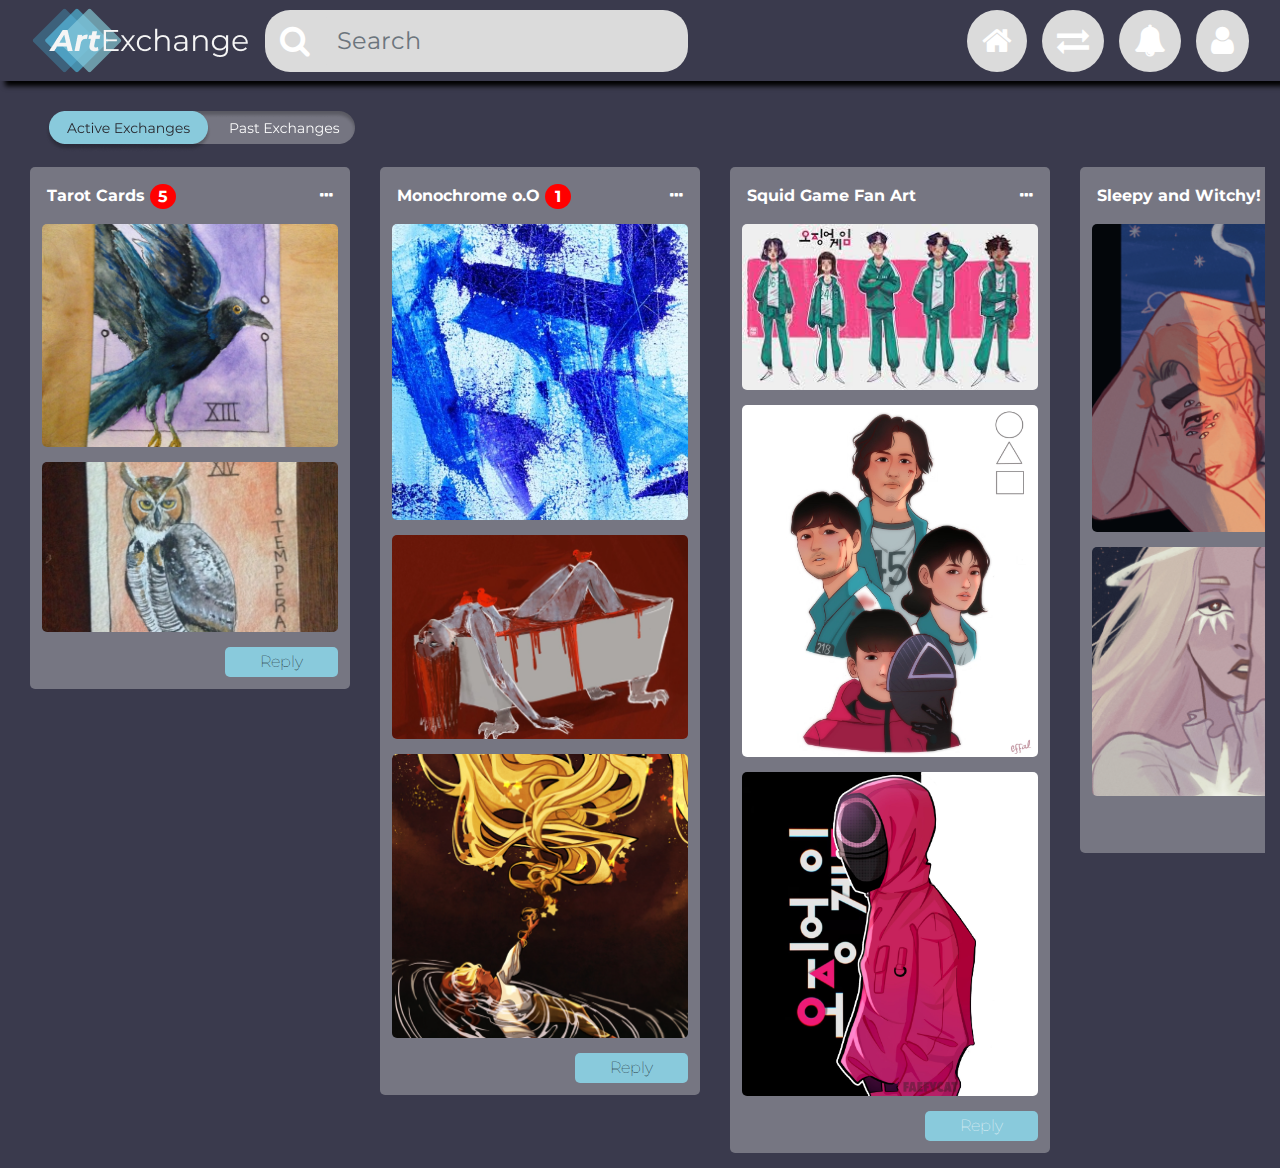
<file: index.html>
<!DOCTYPE html>
<html lang="en">
<head>
    <meta charset="UTF-8">
    <meta http-equiv="X-UA-Compatible" content="IE=edge">
    <meta name="viewport" content="width=device-width, initial-scale=1.0">
    <title>Home: Your Exchanges</title>
    <link rel="stylesheet" href="https://cdnjs.cloudflare.com/ajax/libs/font-awesome/4.7.0/css/font-awesome.min.css">
    <link rel="stylesheet" href="https://maxcdn.bootstrapcdn.com/bootstrap/4.0.0/css/bootstrap.min.css" integrity="sha384-Gn5384xqQ1aoWXA+058RXPxPg6fy4IWvTNh0E263XmFcJlSAwiGgFAW/dAiS6JXm" crossorigin="anonymous">
    <link rel="stylesheet" type="text/css" href="style.css">
    <link rel="stylesheet" type="text/css" href="home.css">

    <link rel="preconnect" href="https://fonts.googleapis.com">
    <link rel="preconnect" href="https://fonts.gstatic.com" crossorigin>
    <link href="https://fonts.googleapis.com/css2?family=Montserrat:display=swap" rel="stylesheet">

</head>

<body>
    <nav class="navbar navbar-expand-lg">
          <a class="navbar-brand" href="#">
            <a href="#" class="navbar-left"><img src="logo.png"></a>
          </a>
          <!-- <button class="navbar-toggler" type="button" data-bs-toggle="collapse" data-bs-target="#navbarSupportedContent" aria-controls="navbarSupportedContent" aria-expanded="false" aria-label="Toggle navigation">
            <span class="navbar-toggler-icon"></span>
          </button> -->
          <form class="form-inline my-2 my-lg-0 searchbar" style="margin-left:15px">
            <i class="fa fa-search"></i>
            <input class="form-control mr-sm-2 inputting" type="search" placeholder="Search">
            <!-- <button class="btn btn-outline-success my-2 my-sm-0" type="submit">Search</button> -->
          </form>
          <ul class="nav navbar-nav ml-auto">
            <li><a href="index.html"><i class="fa fa-home icon"></i></a></li>
            <li><a href="groups.html"><i class="fa fa-exchange icon"></i></a></li>
            <li><i class="fa fa-bell icon"></i></li>
            <li><a href="profile.html"><i class="fa fa-user icon"></i></a></li>
          </ul>
      </nav>
    <div id=body-container>
        <div>
            <img id="toggle-active" class="toggle" src="images/toggle_active.png" alt="active exchanges">
        </div>
          <div id=all-exchanges class=row>
              <div id="group-tarot" class="exchange">
                  <div class="group-head">
                    <span class="title">Tarot Cards</span>
                    <span class="new-messages"><span>5</span></span>
                    <span class="right"> <i class="fa fa-ellipsis-h" aria-hidden="true"></i></span>
                  </div>
                  <div><img class="img-preview" src="images/raven-tarot.png" alt="death tarot card with a raven on it"></div>
                  <div><img class="img-preview" src="images/owl-tarot.png" alt="temperance tarot card with a owl on it"></div>
                  <div id="button-container">
                    <button class="reply-button right" type="button">Reply</button>
                 </div>
              </div>

              <div id="group-monochrome" class="exchange">
                <div class="group-head">
                    <span class="title">Monochrome o.O</span>
                    <span class="new-messages"><span>1</span></span>
                    <span class="right"> <i class="fa fa-ellipsis-h" aria-hidden="true"></i></span>
                  </div>
                  <div><img class="img-preview" src="images/newblue.jpg" alt="blue umbrella man"></div>
                  <div><img class="img-preview" src="images/red-girl.png" alt="red bloody girl"></div>
                  <div><img class="img-preview" src="images/yellow-man.png" alt="yellow person"></div>
                  <div id="button-container">
                    <button onclick="location.href='message.html'" class="reply-button right" type="button">Reply</button>
                 </div>
              </div>

              <div id="group-squid" class="exchange">
                <div class="group-head">
                    <span class="title">Squid Game Fan Art</span>
                    <!-- No new messages: <span class="new-messages"><span>1</span></span> --> 
                    <span class="right"> <i class="fa fa-ellipsis-h" aria-hidden="true"></i></span>
                  </div>
                  <div><img class="img-preview" src="images/squid1.jpeg" alt="squid game fan art"></div>
                  <div><img class="img-preview" src="images/squid2.jpeg" alt="squid game fan art"></div>
                  <div><img class="img-preview" src="images/squid3.jpeg" alt="squid game fan art"></div>
                  <div id="button-container">
                    <a class="reply-button right" type="button">Reply</a>
                 </div>
              </div>

              <div id="group-sleep" class="exchange">
                    <div class="group-head">
                      <span class="title">Sleepy and Witchy!</span>
                      <span class="new-messages"><span>3</span></span>
                      <span class="right"> <i class="fa fa-ellipsis-h" aria-hidden="true"></i></span>
                    </div>
                    <div><img class="img-preview" src="images/sleep1.png" alt="boy sleeping"></div>
                    <div><img class="img-preview" src="images/sleep2.png" alt="night time goddess"></div>
                    <div id="button-container">
                      <button class="reply-button right" type="button">Reply</button>
                   </div>

                   
              </div>
              <div id="group-tarot2" class="exchange">
                    <div class="group-head">
                      <span class="title">Tarot Cards</span>
                      <span class="new-messages"><span>5</span></span>
                      <span class="right"> <i class="fa fa-ellipsis-h" aria-hidden="true"></i></span>
                    </div>
                    <div><img class="img-preview" src="images/raven-tarot.png" alt="death tarot card with a raven on it"></div>
                    <div><img class="img-preview" src="images/owl-tarot.png" alt="temperance tarot card with a owl on it"></div>
                    <div id="button-container">
                      <button class="reply-button right" type="button">Reply</button>
                   </div>

              </div>
            
            </div>
    </div>
      
      

    
    <!-- <div class="d-flex flex-row flex-nowrap overflow-auto scrolling">
        <div class="card card-block mx-2">
            <div class="card bg-dark text-white">
                <img class="card-img backgroundImg" src="squidgame.jpeg" alt="Card image">
                <div class="card-img-overlay">
                    <div class="card-title"><h4>Squid Game Fan Art</h4></div>
                    <div class="card-body">
                        <h5 class="card-text">12 Members</h5>
                        <p class="card-text">Place to exchange fan art from the hit South Korean drama Squid Game.</p>
                    </div>
                </div>
            </div>
        </div><div class="card card-block mx-2">
            <div class="card bg-dark text-white">
                <img class="card-img backgroundImg" src="squidgame.jpeg" alt="Card image">
                <div class="card-img-overlay">
                    <div class="card-title"><h4>Squid Game Fan Art</h4></div>
                    <div class="card-body">
                        <h5 class="card-text">12 Members</h5>
                        <p class="card-text">Place to exchange fan art from the hit South Korean drama Squid Game.</p>
                    </div>
                </div>
            </div>
        </div>
        <div class="card card-block mx-2">
            <div class="card bg-dark text-white">
                <img class="card-img backgroundImg" src="squidgame.jpeg" alt="Card image">
                <div class="card-img-overlay">
                    <div class="card-title"><h4>Squid Game Fan Art</h4></div>
                    <div class="card-body">
                        <h5 class="card-text">12 Members</h5>
                        <p class="card-text">Place to exchange fan art from the hit South Korean drama Squid Game.</p>
                    </div>
                </div>
            </div>
        </div>
        <div class="card card-block mx-2">
            <div class="card bg-dark text-white">
                <img class="card-img backgroundImg" src="squidgame.jpeg" alt="Card image">
                <div class="card-img-overlay">
                    <div class="card-title"><h4>Squid Game Fan Art</h4></div>
                    <div class="card-body">
                        <h5 class="card-text">12 Members</h5>
                        <p class="card-text">Place to exchange fan art from the hit South Korean drama Squid Game.</p>
                    </div>
                </div>
            </div>
        </div>
        <div class="card card-block mx-2">
            <div class="card bg-dark text-white">
                <img class="card-img backgroundImg" src="squidgame.jpeg" alt="Card image">
                <div class="card-img-overlay">
                    <div class="card-title"><h4>Squid Game Fan Art</h4></div>
                    <div class="card-body">
                        <h5 class="card-text">12 Members</h5>
                        <p class="card-text">Place to exchange fan art from the hit South Korean drama Squid Game.</p>
                    </div>
                </div>
            </div>
        </div>
        <div class="card card-block mx-2">
            <div class="card bg-dark text-white">
                <img class="card-img backgroundImg" src="squidgame.jpeg" alt="Card image">
                <div class="card-img-overlay">
                    <div class="card-title"><h4>Squid Game Fan Art</h4></div>
                    <div class="card-body">
                        <h5 class="card-text">12 Members</h5>
                        <p class="card-text">Place to exchange fan art from the hit South Korean drama Squid Game.</p>
                    </div>
                </div>
            </div>
        </div>
    </div> -->
    <script src="https://code.jquery.com/jquery-3.2.1.slim.min.js" integrity="sha384-KJ3o2DKtIkvYIK3UENzmM7KCkRr/rE9/Qpg6aAZGJwFDMVNA/GpGFF93hXpG5KkN" crossorigin="anonymous"></script>
    <script src="https://cdnjs.cloudflare.com/ajax/libs/popper.js/1.12.9/umd/popper.min.js" integrity="sha384-ApNbgh9B+Y1QKtv3Rn7W3mgPxhU9K/ScQsAP7hUibX39j7fakFPskvXusvfa0b4Q" crossorigin="anonymous"></script>
    <script src="https://maxcdn.bootstrapcdn.com/bootstrap/4.0.0/js/bootstrap.min.js" integrity="sha384-JZR6Spejh4U02d8jOt6vLEHfe/JQGiRRSQQxSfFWpi1MquVdAyjUar5+76PVCmYl" crossorigin="anonymous"></script>
</body>
</html>
</file>
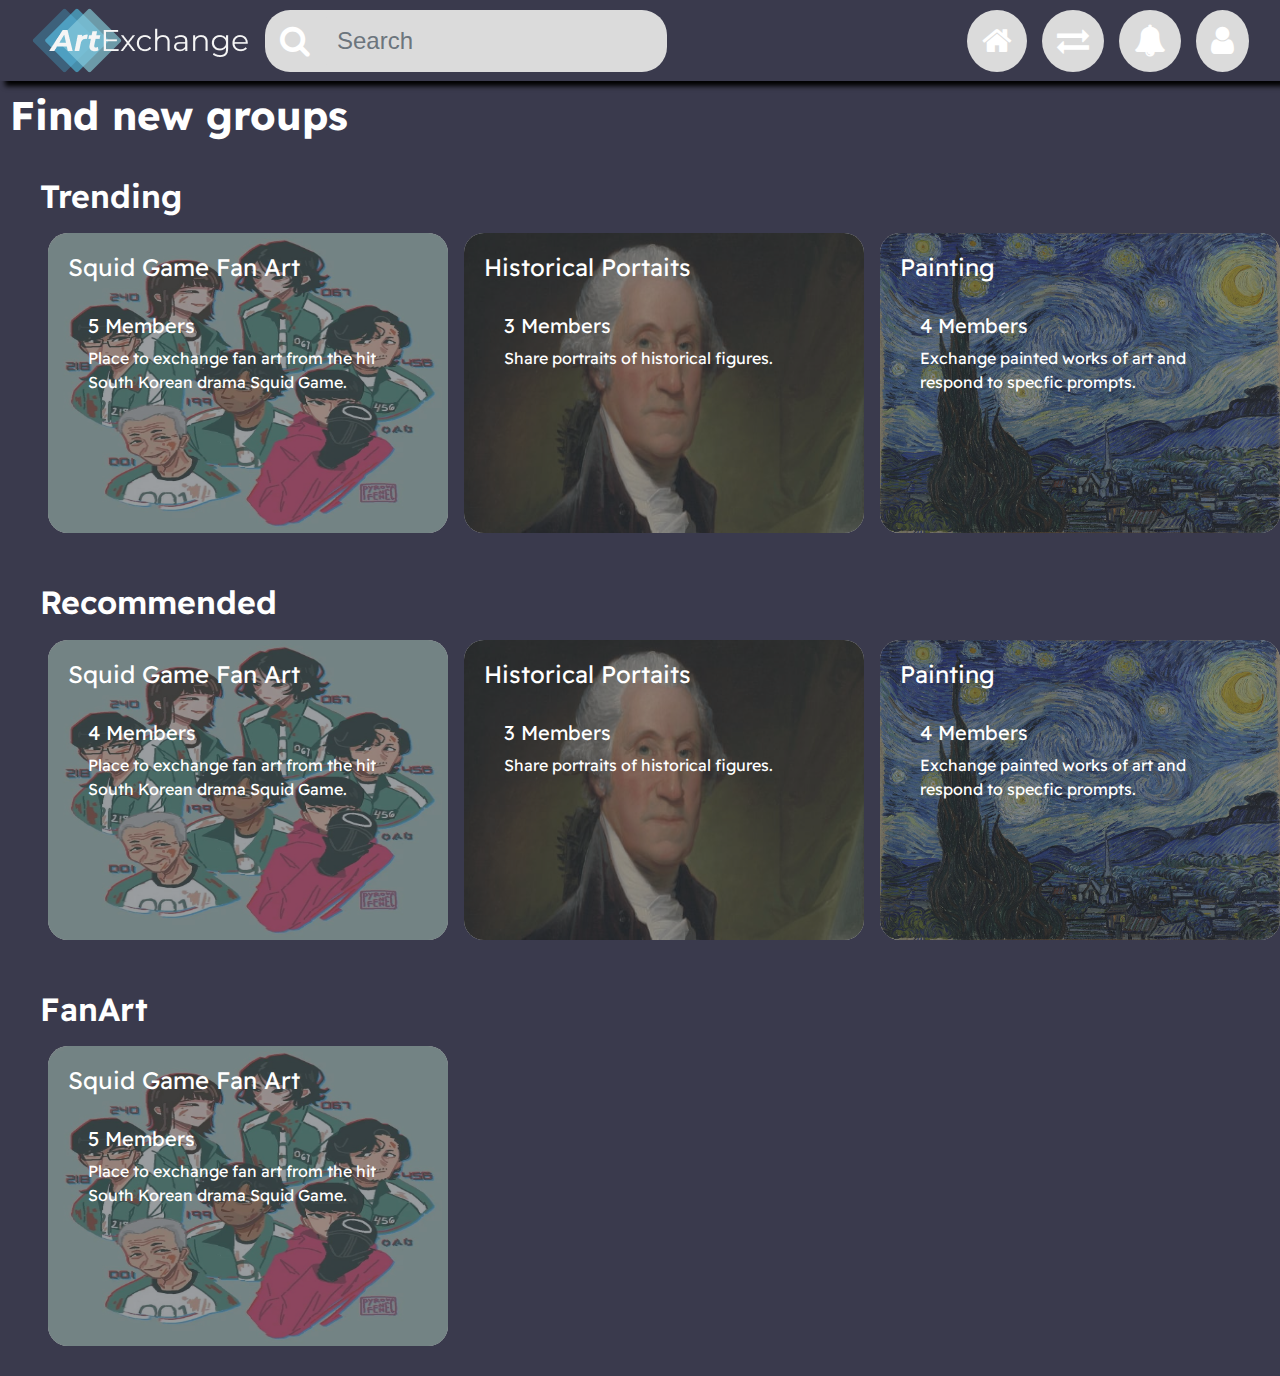
<file: groups.html>
<!DOCTYPE html>
<html lang="en">
<head>
    <meta charset="UTF-8">
    <meta http-equiv="X-UA-Compatible" content="IE=edge">
    <meta name="viewport" content="width=device-width, initial-scale=1.0">
    <title>Groups</title>
    <link rel="stylesheet" href="https://cdnjs.cloudflare.com/ajax/libs/font-awesome/4.7.0/css/font-awesome.min.css">
    <link rel="stylesheet" href="https://maxcdn.bootstrapcdn.com/bootstrap/4.0.0/css/bootstrap.min.css" integrity="sha384-Gn5384xqQ1aoWXA+058RXPxPg6fy4IWvTNh0E263XmFcJlSAwiGgFAW/dAiS6JXm" crossorigin="anonymous">
    <link rel="stylesheet" type="text/css" href="style.css">
</head>
<body>
    <nav class="navbar navbar-expand-lg">
        <a class="navbar-brand" href="#">
          <a href="#" class="navbar-left"><img src="logo.png"></a>
        </a>
        <!-- <button class="navbar-toggler" type="button" data-bs-toggle="collapse" data-bs-target="#navbarSupportedContent" aria-controls="navbarSupportedContent" aria-expanded="false" aria-label="Toggle navigation">
          <span class="navbar-toggler-icon"></span>
        </button> -->
        <form class="form-inline my-2 my-lg-0 searchbar" style="margin-left:15px">
          <i class="fa fa-search"></i>
          <input class="form-control mr-sm-2 inputting" type="search" placeholder="Search">
          <!-- <button class="btn btn-outline-success my-2 my-sm-0" type="submit">Search</button> -->
        </form>
        <ul class="nav navbar-nav ml-auto">
          <li><a href="index.html"><i class="fa fa-home icon"></i></a></li>
          <li><a href="groups.html"><i class="fa fa-exchange icon"></i></a></li>
          <li><i class="fa fa-bell icon"></i></li>
          <li><a href="profile.html"><i class="fa fa-user icon"></i></a></li>
        </ul>
    </nav>

    <h1 style="padding: 10px; font-family: title-font;">Find new groups</h1>
    <div class="home-list">
        
        <div class="home-list-section">
            <h2 class="section-header">Trending</h2>
            <div class="d-flex flex-row flex-nowrap overflow-auto scrolling first-element">
                <a href="squidgame.html">
                    <div class="card card-block mx-2">
                        <div class="card bg-dark text-white">
                            <img class="card-img backgroundImg" src="images/squidgame.jpeg" alt="Card image">
                            <div class="card-img-overlay">
                                <div class="card-title">
                                    <h4>Squid Game Fan Art</h4>
                                </div>
                                <div class="card-body">
                                    <h5 class="card-text">5 Members</h5>
                                    <p class="card-text">Place to exchange fan art from the hit South Korean drama Squid Game.</p>
                                </div>
                            </div>
                        </div>
                    </div>
                </a>
                <div class="card card-block mx-2">
                    <div class="card bg-dark text-white">
                        <img class="card-img backgroundImg" src="images/wshington_timeline.jpeg" alt="Card image">
                        <div class="card-img-overlay">
                            <div class="card-title">
                                <h4>Historical Portaits</h4>
                            </div>
                            <div class="card-body">
                                <h5 class="card-text">3 Members</h5>
                                <p class="card-text">Share portraits of historical figures.</p>
                            </div>
                        </div>
                    </div>
                </div>
                <div class="card card-block mx-2">
                    <div class="card bg-dark text-white">
                        <img class="card-img backgroundImg" src="images/starry.jpeg" alt="Card image">
                        <div class="card-img-overlay">
                            <div class="card-title">
                                <h4>Painting</h4>
                            </div>
                            <div class="card-body">
                                <h5 class="card-text">4 Members</h5>
                                <p class="card-text">Exchange painted works of art and respond to specfic prompts.</p>
                            </div>
                        </div>
                    </div>
                </div>
                <div class="card card-block mx-2">
                    <div class="card bg-dark text-white">
                        <img class="card-img backgroundImg" src="images/pika.jpeg" alt="Card image">
                        <div class="card-img-overlay">
                            <div class="card-title">
                                <h4>Sketches</h4>
                            </div>
                            <div class="card-body">
                                <h5 class="card-text">5 Members</h5>
                                <p class="card-text">Share and request sketches here.</p>
                            </div>
                        </div>
                    </div>
                </div>
            </div>
        </div>
        <div class="home-list-section">
            <h2 class="section-header">Recommended</h2>
            <div class="d-flex flex-row flex-nowrap overflow-auto scrolling first-element">
                <div class="card card-block mx-2">
                    <div class="card bg-dark text-white">
                        <img class="card-img backgroundImg" src="images/squidgame.jpeg" alt="Card image">
                        <div class="card-img-overlay">
                            <div class="card-title">
                                <h4>Squid Game Fan Art</h4>
                            </div>
                            <div class="card-body">
                                <h5 class="card-text">4 Members</h5>
                                <p class="card-text">Place to exchange fan art from the hit South Korean drama Squid Game.</p>
                            </div>
                        </div>
                    </div>
                </div>
                <div class="card card-block mx-2">
                    <div class="card bg-dark text-white">
                        <img class="card-img backgroundImg" src="images/wshington_timeline.jpeg" alt="Card image">
                        <div class="card-img-overlay">
                            <div class="card-title">
                                <h4>Historical Portaits</h4>
                            </div>
                            <div class="card-body">
                                <h5 class="card-text">3 Members</h5>
                                <p class="card-text">Share portraits of historical figures.</p>
                            </div>
                        </div>
                    </div>
                </div>
                <div class="card card-block mx-2">
                    <div class="card bg-dark text-white">
                        <img class="card-img backgroundImg" src="images/starry.jpeg" alt="Card image">
                        <div class="card-img-overlay">
                            <div class="card-title">
                                <h4>Painting</h4>
                            </div>
                            <div class="card-body">
                                <h5 class="card-text">4 Members</h5>
                                <p class="card-text">Exchange painted works of art and respond to specfic prompts.</p>
                            </div>
                        </div>
                    </div>
                </div>
                <div class="card card-block mx-2">
                    <div class="card bg-dark text-white">
                        <img class="card-img backgroundImg" src="images/pika.jpeg" alt="Card image">
                        <div class="card-img-overlay">
                            <div class="card-title">
                                <h4>Sketches</h4>
                            </div>
                            <div class="card-body">
                                <h5 class="card-text">4 Members</h5>
                                <p class="card-text">Share and request sketches here.</p>
                            </div>
                        </div>
                    </div>
                </div>
            </div>
        </div>
        <div class="home-list-section">
            <h2 class="section-header">FanArt</h2>
            <div class="d-flex flex-row flex-nowrap overflow-auto scrolling first-element">
                <div class="card card-block mx-2">
                    <div class="card bg-dark text-white">
                        <img class="card-img backgroundImg" src="images/squidgame.jpeg" alt="Card image">
                        <div class="card-img-overlay">
                            <div class="card-title">
                                <h4>Squid Game Fan Art</h4>
                            </div>
                            <div class="card-body">
                                <h5 class="card-text">5 Members</h5>
                                <p class="card-text">Place to exchange fan art from the hit South Korean drama Squid Game.</p>
                            </div>
                        </div>
                    </div>
                </div>
            </div>
        </div>
    </div>
    <script src="https://code.jquery.com/jquery-3.2.1.slim.min.js" integrity="sha384-KJ3o2DKtIkvYIK3UENzmM7KCkRr/rE9/Qpg6aAZGJwFDMVNA/GpGFF93hXpG5KkN" crossorigin="anonymous"></script>
    <script src="https://cdnjs.cloudflare.com/ajax/libs/popper.js/1.12.9/umd/popper.min.js" integrity="sha384-ApNbgh9B+Y1QKtv3Rn7W3mgPxhU9K/ScQsAP7hUibX39j7fakFPskvXusvfa0b4Q" crossorigin="anonymous"></script>
    <script src="https://maxcdn.bootstrapcdn.com/bootstrap/4.0.0/js/bootstrap.min.js" integrity="sha384-JZR6Spejh4U02d8jOt6vLEHfe/JQGiRRSQQxSfFWpi1MquVdAyjUar5+76PVCmYl" crossorigin="anonymous"></script>
</body>
</html>
</file>
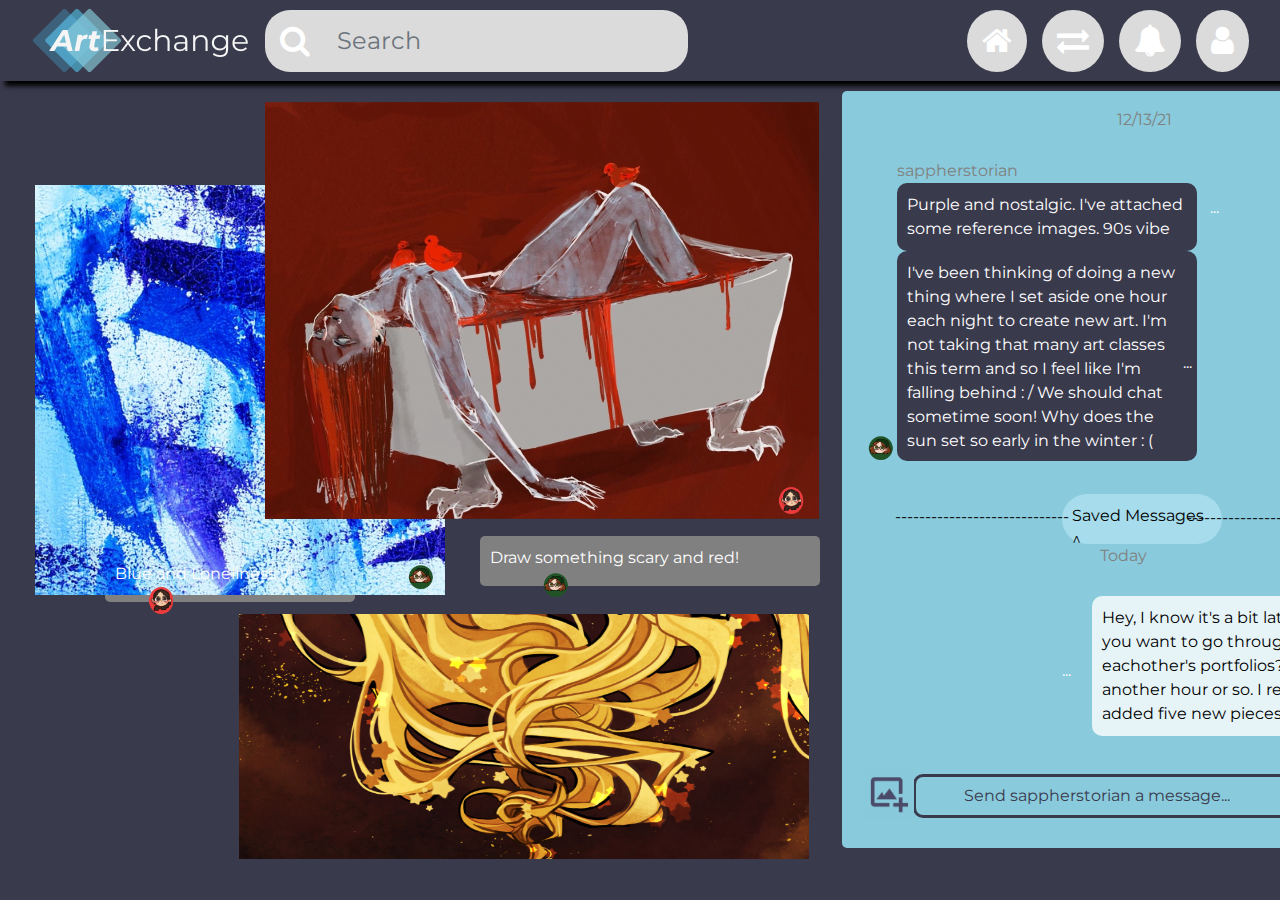
<file: message.html>
<!DOCTYPE html>
<html lang="en">
<head>
    <meta charset="UTF-8">
    <meta http-equiv="X-UA-Compatible" content="IE=edge">
    <meta name="viewport" content="width=device-width, initial-scale=1.0">
    <title>Home: Your Exchanges</title>
    <link rel="stylesheet" href="https://cdnjs.cloudflare.com/ajax/libs/font-awesome/4.7.0/css/font-awesome.min.css">
    <link rel="stylesheet" href="https://maxcdn.bootstrapcdn.com/bootstrap/4.0.0/css/bootstrap.min.css" integrity="sha384-Gn5384xqQ1aoWXA+058RXPxPg6fy4IWvTNh0E263XmFcJlSAwiGgFAW/dAiS6JXm" crossorigin="anonymous">
    <link rel="stylesheet" type="text/css" href="style.css">
    <link rel="stylesheet" type="text/css" href="home.css">

    <link rel="preconnect" href="https://fonts.googleapis.com">
    <link rel="preconnect" href="https://fonts.gstatic.com" crossorigin>
    <link href="https://fonts.googleapis.com/css2?family=Montserrat:display=swap" rel="stylesheet">
</head>
<body>
    <nav class="navbar navbar-expand-lg">
        <a class="navbar-brand" href="#">
          <a href="#" class="navbar-left"><img src="logo.png"></a>
        </a>
        <!-- <button class="navbar-toggler" type="button" data-bs-toggle="collapse" data-bs-target="#navbarSupportedContent" aria-controls="navbarSupportedContent" aria-expanded="false" aria-label="Toggle navigation">
          <span class="navbar-toggler-icon"></span>
        </button> -->
        <form class="form-inline my-2 my-lg-0 searchbar" style="margin-left:15px">
          <i class="fa fa-search"></i>
          <input class="form-control mr-sm-2 inputting" type="search" placeholder="Search">
          <!-- <button class="btn btn-outline-success my-2 my-sm-0" type="submit">Search</button> -->
        </form>
        <ul class="nav navbar-nav ml-auto">
          <li><a href="index.html"><i class="fa fa-home icon"></i></a></li>
          <li><a href="groups.html"><i class="fa fa-exchange icon"></i></a></li>
          <li><i class="fa fa-bell icon"></i></li>
          <li><a href="profile.html"><i class="fa fa-user icon"></i></a></li>
        </ul>
    </nav>
      <div class="d-flex flex-row flex-nowrap overflow-auto scrolling">
          <div class = "Image1"> 
            <div class= "sad"> <img src = "newblue.png"> <img src = "icon.png" class = "pictureIcon"></div>
            <div class = "prompt"> Blue and Loneliness :/ <img src = "redicon.png" class = "Icons" style = "margin-left: 30px;"> </div>
          </div>          <div class = "Image2">
              <div class = "bloodbath"> <img src = "bath.png"> <img src = "redicon.png" class = "bathIcon"></div>
              <div class = "prompt1"> Draw something scary and red! <img src = "icon.png" class = "promptIcon"> </div>
              <div class = "gold"> <img src = "gold.png"></div>
          </div>
          <div class = "messagebox" > 
            <div style = "color: grey; margin-top: 3%;margin-left: 50%"> 12/13/21</div>
              <div class = "username" style = "margin-top: 5%"> sappherstorian</div>
              <div class = "leftIcon" style = "margin-left: -2%; float: left; margin-top: 250px"> <img src = "icon.png" class = "Icons"> </div>
              <div id = "textbox1">Purple and nostalgic. I've attached some reference images. 90s vibe</div>
              <div style = "margin-left: 315px; margin-top: -10%; float: left;"> ... </div>
              <div style = "margin-top: 100px; margin-right: 200px; float: right;"> ... </div>
              <!-- <div id = "vidgame"> <img src = "vidgame.png"> </div> -->
              <div id = "chat"> I've been thinking of doing a new thing where
                  I set aside one hour each night to create new art. I'm not taking that 
                  many art classes this term and so I feel like I'm falling behind : / 
                  We should chat sometime soon! Why does the sun set so early in the winter : (              </div>
              <div class = "break"> -----------------------------</div>
              <div class = "saved" > Saved Messages ^ </div>
              <div class = "breakRight"> ---------------------------</div>
              <div style = "color: grey; margin-left: 47%"> Today</div>
              <div class = "textBox2"> Hey, I know it's a bit late but do you want to go through eachother's portfolios? 
                  I'll be up for another hour or so. I recently added five new pieces! </div>
              <div style = "margin-left: 220px; margin-top: -14%; float: left;"> ... </div>
              <div class = "rightIcon" style = "float: right; margin-right: 0%;margin-top: -5%;"> <img src = "redicon.png" class = "Icons"> </div>
              <div class = "upload" > <img src = "upload.png"> </div>
              <!-- <form class="form-inline my-2 send-text" style="color: #3A3A4D; margin-left:15%; margin-top: -30%;">
                <i class="fa-search"></i>
                <input class="form-control" type="search" placeholder="Send sappherstorian a message..." 
                        style = "width: 400px; color: #3A3A4D; margin-top: 5%;">
              
               -->

               <div class ="txtbar" > Send sappherstorian a message...</div>
               <div class ="send" > <img src ="send.png"> </div>
              
              </div>
              


         
          
    <script src="https://code.jquery.com/jquery-3.2.1.slim.min.js" integrity="sha384-KJ3o2DKtIkvYIK3UENzmM7KCkRr/rE9/Qpg6aAZGJwFDMVNA/GpGFF93hXpG5KkN" crossorigin="anonymous"></script>
    <script src="https://cdnjs.cloudflare.com/ajax/libs/popper.js/1.12.9/umd/popper.min.js" integrity="sha384-ApNbgh9B+Y1QKtv3Rn7W3mgPxhU9K/ScQsAP7hUibX39j7fakFPskvXusvfa0b4Q" crossorigin="anonymous"></script>
    <script src="https://maxcdn.bootstrapcdn.com/bootstrap/4.0.0/js/bootstrap.min.js" integrity="sha384-JZR6Spejh4U02d8jOt6vLEHfe/JQGiRRSQQxSfFWpi1MquVdAyjUar5+76PVCmYl" crossorigin="anonymous"></script>
</body>
</html>
</file>
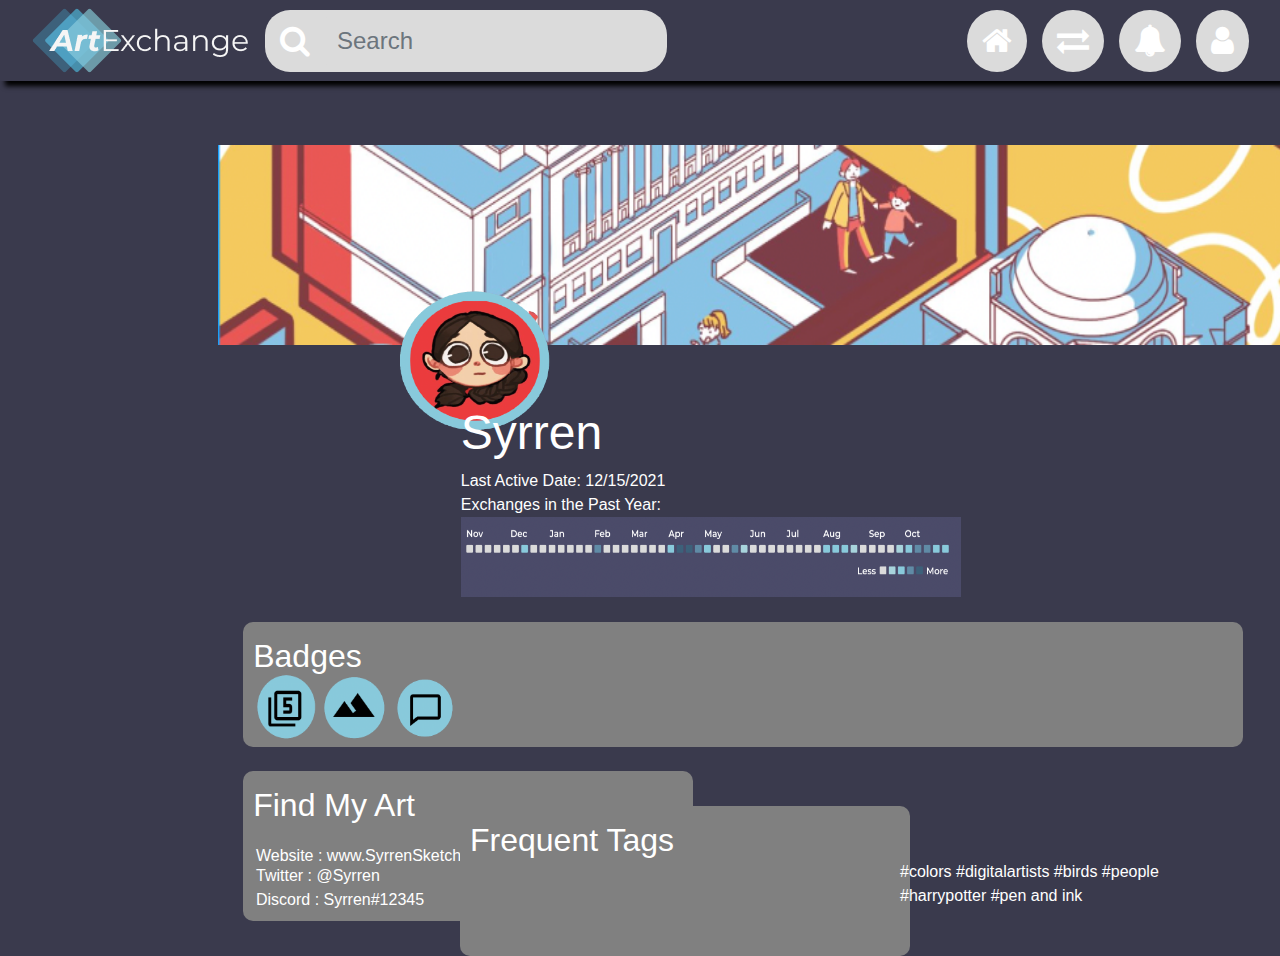
<file: profile.html>
<!DOCTYPE html>
<html lang="en">
<head>
    <meta charset="UTF-8">
    <meta http-equiv="X-UA-Compatible" content="IE=edge">
    <meta name="viewport" content="width=device-width, initial-scale=1.0">
    <title>Groups</title>
    <link rel="stylesheet" href="https://cdnjs.cloudflare.com/ajax/libs/font-awesome/4.7.0/css/font-awesome.min.css">
    <link rel="stylesheet" href="https://maxcdn.bootstrapcdn.com/bootstrap/4.0.0/css/bootstrap.min.css" integrity="sha384-Gn5384xqQ1aoWXA+058RXPxPg6fy4IWvTNh0E263XmFcJlSAwiGgFAW/dAiS6JXm" crossorigin="anonymous">
    <link rel="stylesheet" type="text/css" href="style.css">
</head>
<body>
    <nav class="navbar navbar-expand-lg">
        <a class="navbar-brand" href="#">
          <a href="#" class="navbar-left"><img src="logo.png"></a>
        </a>
        <!-- <button class="navbar-toggler" type="button" data-bs-toggle="collapse" data-bs-target="#navbarSupportedContent" aria-controls="navbarSupportedContent" aria-expanded="false" aria-label="Toggle navigation">
          <span class="navbar-toggler-icon"></span>
        </button> -->
        <form class="form-inline my-2 my-lg-0 searchbar" style="margin-left:15px">
          <i class="fa fa-search"></i>
          <input class="form-control mr-sm-2 inputting" type="search" placeholder="Search">
          <!-- <button class="btn btn-outline-success my-2 my-sm-0" type="submit">Search</button> -->
        </form>
        <ul class="nav navbar-nav ml-auto">
          <li><a href="index.html"><i class="fa fa-home icon"></i></a></li>
          <li><a href="groups.html"><i class="fa fa-exchange icon"></i></a></li>
          <li><i class="fa fa-bell icon"></i></li>
          <li><a href="profile.html"><i class="fa fa-user icon"></i></a></li>
        </ul>
    </nav>
    <div class = "pro"> 
        <div class= "proBackground"> <img src = "profilebackground.png"> </div>
        <div > <img src = "proficon.png"  style = "width: 150px; height: 150px; margin-top: -60px; margin-left: 400px;"></div>
        <div class = "name" > Syrren</div>
        <div class = "info"> Last Active Date: 12/15/2021 </div>
        <div class = "info"> Exchanges in the Past Year: </div> 
        <div class ="proYear"> <img src = "year.png" ></div>
        <div class = "badges"> Badges  </div>
        <div class = "badge"> <img src = "badge1.png"><img src = "badge2.png"> <img src = "badge3.png"> </div>

        <div class = "findMe"> Find My Art </div>
        <div class = "about"> Website :       www.SyrrenSketches.com</div>
        <div class = "twtr"> Twitter :       @Syrren</div>
        <div class = "discord"> Discord :       Syrren#12345</div>
        <div class = "freqTags"> Frequent Tags </div>
        <div class = "hashtag"> #colors #digitalartists #birds #people</div>
            <div class= "hashtag2"> #harrypotter #pen and ink </div>
        </div></div>



    <script src="https://code.jquery.com/jquery-3.2.1.slim.min.js" integrity="sha384-KJ3o2DKtIkvYIK3UENzmM7KCkRr/rE9/Qpg6aAZGJwFDMVNA/GpGFF93hXpG5KkN" crossorigin="anonymous"></script>
    <script src="https://cdnjs.cloudflare.com/ajax/libs/popper.js/1.12.9/umd/popper.min.js" integrity="sha384-ApNbgh9B+Y1QKtv3Rn7W3mgPxhU9K/ScQsAP7hUibX39j7fakFPskvXusvfa0b4Q" crossorigin="anonymous"></script>
    <script src="https://maxcdn.bootstrapcdn.com/bootstrap/4.0.0/js/bootstrap.min.js" integrity="sha384-JZR6Spejh4U02d8jOt6vLEHfe/JQGiRRSQQxSfFWpi1MquVdAyjUar5+76PVCmYl" crossorigin="anonymous"></script>
</body>
</html>
</file>
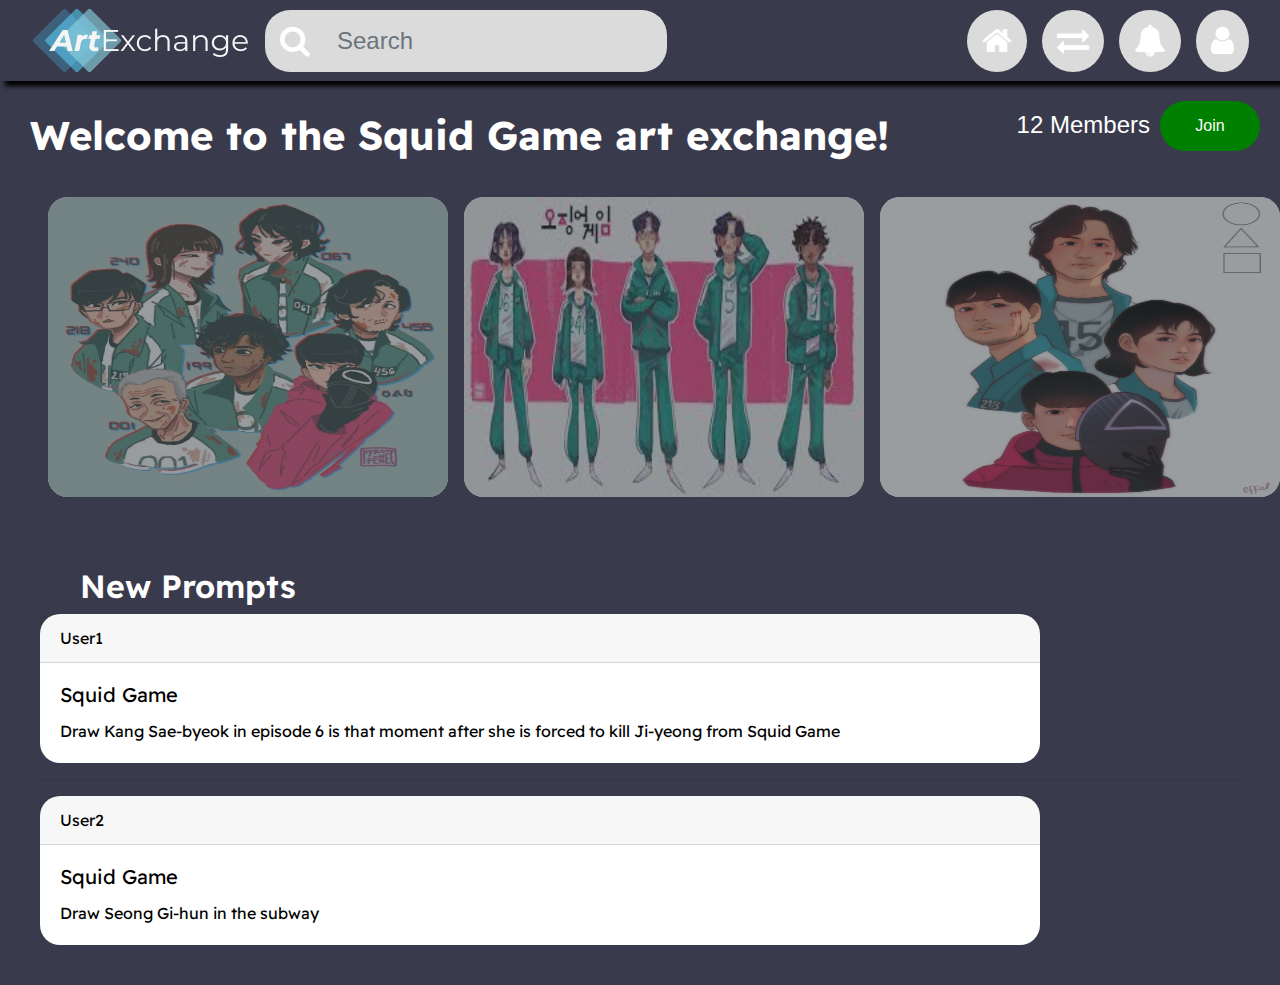
<file: squidgame.html>
<!DOCTYPE html>
<html lang="en">
<head>
    <meta charset="UTF-8">
    <meta http-equiv="X-UA-Compatible" content="IE=edge">
    <meta name="viewport" content="width=device-width, initial-scale=1.0">
    <title>Squidgame Art Exchange</title>
    <link rel="stylesheet" href="https://cdnjs.cloudflare.com/ajax/libs/font-awesome/4.7.0/css/font-awesome.min.css">
    <link rel="stylesheet" href="https://maxcdn.bootstrapcdn.com/bootstrap/4.0.0/css/bootstrap.min.css" integrity="sha384-Gn5384xqQ1aoWXA+058RXPxPg6fy4IWvTNh0E263XmFcJlSAwiGgFAW/dAiS6JXm" crossorigin="anonymous">
    <link rel="stylesheet" type="text/css" href="style.css">
</head>
<body>
    <nav class="navbar navbar-expand-lg">
        <a class="navbar-brand" href="#">
          <a href="#" class="navbar-left"><img src="logo.png"></a>
        </a>
        <!-- <button class="navbar-toggler" type="button" data-bs-toggle="collapse" data-bs-target="#navbarSupportedContent" aria-controls="navbarSupportedContent" aria-expanded="false" aria-label="Toggle navigation">
          <span class="navbar-toggler-icon"></span>
        </button> -->
        <form class="form-inline my-2 my-lg-0 searchbar" style="margin-left:15px">
          <i class="fa fa-search"></i>
          <input class="form-control mr-sm-2 inputting" type="search" placeholder="Search">
          <!-- <button class="btn btn-outline-success my-2 my-sm-0" type="submit">Search</button> -->
        </form>
        <ul class="nav navbar-nav ml-auto">
          <li><a href="index.html"><i class="fa fa-home icon"></i></a></li>
          <li><a href="groups.html"><i class="fa fa-exchange icon"></i></a></li>
          <li><i class="fa fa-bell icon"></i></li>
          <li><a href="profile.html"><i class="fa fa-user icon"></i></a></li>
        </ul>
    </nav>
      <div class="float-none" style="padding: 20px;">
          <h1 class="float-left" style="padding: 10px; font-family: title-font;">Welcome to the Squid Game art exchange!</h1>
          <div class="float-right">
              <h4 class="float-left" style="padding: 10px;">12 Members</h4>
              <button class="float-right join-button">Join</button>
          </div>
      </div>
    <div class="home-list">
        <div class="home-list-section">
            <h2 class="section-header" style="opacity: 0;"> h</h2>
            <div class="d-flex flex-row flex-nowrap overflow-auto scrolling first-element">
                <div class="card card-block mx-2" id="re1">
                    <div class="card bg-dark text-white">
                        <img class="card-img backgroundImg" src="images/squidgame.jpeg" alt="Card image">
                        <div class="card-img-overlay">
                            <div class="card-body">
                                <p class="card-text" id="disappear1"></p>
                            </div>
                        </div>
                    </div>
                </div>
                <div class="card card-block mx-2" id="re2">
                    <div class="card bg-dark text-white">
                        <img class="card-img backgroundImg" src="images/squid1.jpeg" alt="Card image">
                        <div class="card-img-overlay">
                            <div class="card-body">
                                <p class="card-text" id="disappear2"></p>
                            </div>
                        </div>
                    </div>
                </div>
                <div class="card card-block mx-2" id="re3">
                    <div class="card bg-dark text-white">
                        <img class="card-img backgroundImg" src="images/squid2.jpeg" alt="Card image">
                        <div class="card-img-overlay">
                            <div class="card-body">
                                <p class="card-text" id="disappear3"></p>
                            </div>
                        </div>
                    </div>
                </div>
                <div class="card card-block mx-2" id="re4">
                    <div class="card bg-dark text-white">
                        <img class="card-img backgroundImg" src="images/squid3.jpeg" alt="Card image">
                        <div class="card-img-overlay">
                            <div class="card-body">
                                <p class="card-text" id="disappear4"></p>
                            </div>
                        </div>
                    </div>
                </div>
            </div>
        </div>
    </div>
    <div style="padding: 40px;">
        <h2 class="section-header">New Prompts</h2>
        <div class="card" style="min-width: 1000px; min-height: 100px; max-height: 200px;">
          <div class="card-header">
            User1
          </div>
          <div class="card-body">
            <h5 class="card-title">Squid Game</h5>
            <p class="card-text">Draw Kang Sae-byeok in episode 6 is that moment after she is forced to kill Ji-yeong from Squid Game</p>
          </div>
        </div>
        <hr>
        <div class="card" style="min-width: 1000px; min-height: 100px; max-height: 200px;">
          <div class="card-header">
            User2
          </div>
          <div class="card-body">
            <h5 class="card-title">Squid Game</h5>
            <p class="card-text">Draw Seong Gi-hun in the subway</p>
          </div>
        </div>
    </div>
    <script>
        // Code that makes handling text appear on hover
        const card1 = document.getElementById("re1");
        card1.onmouseover = function() {
            document.getElementById("disappear1").innerText = "Look at this super cool art";
        }
        card1.onmouseleave = function() {
            document.getElementById("disappear1").innerText = "";
        }
        const card2 = document.getElementById("re2");
        card2.onmouseover = function() {
            document.getElementById("disappear2").innerText = "Look at this super cool art";
        }
        card2.onmouseleave = function() {
            document.getElementById("disappear2").innerText = "";
        }
        const card3 = document.getElementById("re3");
        card3.onmouseover = function() {
            document.getElementById("disappear3").innerText = "Look at this super cool art";
        }
        card3.onmouseleave = function() {
            document.getElementById("disappear3").innerText = "";
        }
        const card4 = document.getElementById("re4");
        card4.onmouseover = function() {
            document.getElementById("disappear4").innerText = "Look at this super cool art";
        }
        card4.onmouseleave = function() {
            document.getElementById("disappear4").innerText = "";
        }
    </script>
    <script src="https://code.jquery.com/jquery-3.2.1.slim.min.js" integrity="sha384-KJ3o2DKtIkvYIK3UENzmM7KCkRr/rE9/Qpg6aAZGJwFDMVNA/GpGFF93hXpG5KkN" crossorigin="anonymous"></script>
    <script src="https://cdnjs.cloudflare.com/ajax/libs/popper.js/1.12.9/umd/popper.min.js" integrity="sha384-ApNbgh9B+Y1QKtv3Rn7W3mgPxhU9K/ScQsAP7hUibX39j7fakFPskvXusvfa0b4Q" crossorigin="anonymous"></script>
    <script src="https://maxcdn.bootstrapcdn.com/bootstrap/4.0.0/js/bootstrap.min.js" integrity="sha384-JZR6Spejh4U02d8jOt6vLEHfe/JQGiRRSQQxSfFWpi1MquVdAyjUar5+76PVCmYl" crossorigin="anonymous"></script>
</body>
</html>
</file>
<file: style.css>
body {
    background-color: #3A3A4D;
    color: white;
    font-family: "Montserrat", Helvetica, sans-serif;
}

.card {
    min-height: 300px;
    min-width: 400px;
    max-height: 300px;
    max-width: 400px;
    margin-right: 5px;
    color: black;
    transition-duration: 0.4s;
    border: none;
    border-radius: 20px;
    font-family: paragraph-font;
    display: flex;
    justify-content: center;
}

.card:hover {
    cursor: pointer;
    opacity: 0.75;
}

.join-img {
    width: 40px;
    height: 40px;
}

.join-button {
    width: 100px;
    height: 50px;
    padding: 10px;
    background-color: green;
    border: none;
    border-radius: 25px;
    color: white;
    transition: all .2s ease-in-out;
    padding: 0px;
}

.join-button:hover {
    cursor: pointer;
    transform: scale(1.1);
}

.scrolling {
    overflow-x: auto;
    overflow-y: hidden;
    padding: 10px 5px 10px 5px;
}

.backgroundImg {
    opacity: 0.5;
    display: block;
    min-width:400px;
    min-height:300px;
    width: auto;
    height: auto;
    border-radius: 20px;
}

.home-list-section {
    padding: 20px 0px 20px 0px;
}

.first-element {
    padding-left: 40px;
}

.section-header {
    padding-left: 40px;
    font-family: subtitle-font;
}

@font-face {
  font-family: subtitle-font;
  src: url(fonts/ReadexPro-SemiBold.ttf);
}

@font-face {
  font-family: title-font;
  src: url(fonts/ReadexPro-Bold.ttf);
}

@font-face {
  font-family: paragraph-font;
  src: url(fonts/ReadexPro-Regular.ttf);
}

body::-webkit-scrollbar {
  width: 1em;
}

body::-webkit-scrollbar-track {
  box-shadow: inset 0 0 6px rgba(0, 0, 0, 0.3);
}

body::-webkit-scrollbar-thumb {
  background-color: black;
  outline: 1px solid slategrey;
}

.navbar {
  background-color: #3A3A4D;
  box-shadow: 5px 5px 5px black;
}

.icon {
  background-color: #DBDBDB;
  padding: 15px;
  border-radius: 50%;
  font-size: 2em;
  float: right;
  margin-right: 15px;
}

a {
  color: inherit

}

.icon:hover {
  cursor: pointer;
  opacity: 0.75;
}

.searchbar {
  border-radius: 25px;
  background: #DBDBDB;
  background-color: #DBDBDB;
}

.inputting {
  background: #DBDBDB;
  background-color: #DBDBDB;
  border: None;
  font-size: 1.5em;
}

.fa-search {
  padding: 15px;
  font-size: 2em;
}

/* squidgame.html */
.prompt.p {
    transition: all .2s ease-in-out;
    visibility: hidden;
    opacity: 0;
}

.prompt.p:hover {
    visibility: visible;
    opacity: 1;
}

.new-card {
    min-height: 300px;
    min-width: 400px;
    max-height: 300px;
    max-width: 400px;
    margin-right: 5px;
    color: black;
    border: none;
    border-radius: 20px;
    font-family: paragraph-font;
    display: flex;
    justify-content: center;
}

/* message.html */ 

.sad {
  height: 50%;
  width: 50px;
  /* display: inline-block; */
  margin: 30px;

}

.sad img:hover {
  opacity: .5;
}

.Image1{
  display: inline-block;
  /* outline-style: solid; */
  width: 475px;
  height: 600px;
  margin-top: 5%;
}

.Icons {
  width: 30px;
  height: 30px; 
  margin-left: 34.5px;
}

.pictureIcon {
  margin-left: 370px;
  width: 30px;
  height: 30px; 
  margin-top: -120%;
}

.Image2 {
  display: inline-block;
  /* outline-style: solid; */
  width: 600px;
  height: 600px;
  /* margin-top: 10%;  */
  /* position: absolute;  */
}

.bloodbath {
  border-radius: 5px;
  padding: 10px; 
}

.bloodbath img:hover {
  opacity: .5;
}

.bathIcon {
  margin-left: 510px;
  width: 30px;
  height: 30px; 
  margin-top: -11%;
}

.prompt {
  background-color: grey;
  margin-top: 27%;
  margin-left: 40%;
  height: 50px;
  width: 250px;
  /* text-align: center;  */
  padding: 10px;
  border-radius: 5px; 
}

.prompt1 {
  background-color: grey;
  height: 50px;
  width: 340px;
  border-radius: 5px;
  margin-left: 225px;
  margin-top: -3%;
  padding: 10px; 
}

.promptIcon {
  margin-left: 50px;
  width: 30px;
  height: 30px; 
}

.messagebox {
  background-color: #89CADC;
  border-radius: 5px;
  margin-left: 1%; 
  width: 585px;
  height: 757px;
  /* height: auto !important; */
  /* height: 100%; */
  /* outline-style: solid; */

}

.username {
  color: grey; 
  margin-left: 10%;
}

#textbox1 {
  background-color: #3A3A4D; 
  /* border-radius: 15%; */
  margin-left: 10%;
  padding: 10px;
  border-radius: 10px;
  width: 300px;
  
}

.leftIcon {
  margin-left: -8%;
  float: left;
  margin-top: 40px;
}

#chat {
  width: 300px;
  height: 210px;
  margin-left: 10%;
  background-color: #3A3A4D;
  padding: 10px;
  border-radius: 10px;

  /* margin-top: -15%; */
  /* display: flex;  */
  /* outline-style: solid; */
}

.break {
  color: black; 
  margin-top: 8%;
  float: left; 
  /* display: flex;  */

}

.saved {
  background-color: #A6DCEB;
  color: black;
  height: 50px;
  width: 160px;
  border-radius: 30px;
  margin-left: 230px;
  margin-top: 6%;
  padding: 10px; 
  margin-left: 220px;
  /* display: absolute; */
  z-index: 1;
}

.breakRight {
  color: black; 
  float: right; 
  margin-top: -7%;
  margin-right: 8%;
  /* display: flex;  */
}

.textBox2 {
  color: black;
  background-color: #E6F4F8;
  margin-top: 5%;
  padding: 10px;
  border-radius: 10px;
  width: 300px;
  margin-left: 250px;
  /* display: flex;  */
}

.upload {
  max-width: 100px;
  margin-top: 6%;
  margin-left: 4%;
  float: left; 
}
.upload img {
  width: 50%;
}

.txtbar {
  color: #3A3A4D; 
  padding: 10px; 
  margin-top: 7%;
  /* outline-style: solid;  */
  width: 430px;
  margin-left: 13%;
  border-radius: 10px;
  box-shadow: 0px 0px 0px 3px #3A3A4D inset;
}

.send {
  max-width: 100px;
  margin-right: -4%;
  float: right; 
  margin-top: -8%;
}

.send img {
  width: 45%;
}

.gold {
  position: absolute; 
  max-width: 400px;
  max-height: 200px; 
}

.gold img{
  width: 570px; 
  height: 245px; 
  margin-left: -4%;
  margin-top: 7%;
}


.gold img:hover {
  opacity: .5;
}

.proBackground {
  margin-left: 17%;
  height: 200px;
  /* outline-style: solid;  */
  margin-top: 5%;
}

.proBackground img {
  width: 1100px;
  height: 200px;
}

.name {
  font-size: 3rem; 
  margin-left: 36%;
  margin-top: -3%;
}

.info {
  margin-left: 36%;
  /* margin-top: */

}

.proYear img {
  margin-left: 36%;
  width: 500px;
  height: 80px;

}

.badges {
  background-color: grey; 
  width: 1000px;
  height: 125px;
  margin-left: 19%;
  padding: 10px;
  border-radius: 10px;
  font-size: 2rem;
  margin-top: 2%;
}

.badge {
  margin-top: -10%;
  margin-left: 19%;
}
.badge:hover {
  cursor: pointer;
  opacity: 0.75;
}

.badge img {
  height: 70px;
  margin-top: -50%;
  width:70px;
}

.badge img:hover {
  cursor: pointer;
  opacity: 0.75;
}


.findMe {
  width: 450px;
  height: 150px;
  background-color: grey; 
  margin-left: 19%;
  padding:10px;
  border-radius:10px;
  font-size: 2rem;
}

.about {
  margin-left: 20%;
  margin-top: -6%;
  font-size: 1rem;
  float: left; 

}

.twtr {
  margin-left: 20%;
  margin-top: -4.5%;
  font-size: 1rem;
  /* color: red;  */
}

.discord {
  margin-left: 20%;
  /* margin-top: %; */
  font-size: 1rem;
}

.freqTags {
  background-color: grey;
  width: 450px;
  height: 150px; 
  float: right; 
  /* margin-left: 35%; */
  padding:10px;
  border-radius:10px;
  font-size: 2rem;
  margin-top: -9%;
  margin-right: 370px; 
}


.hashtag {
  margin-left: 900px;
  /* outline-style: solid; */
  width: 300px;
  margin-top: -4%;
}
.hashtag2 {
  margin-left: 900px;
  /* outline-style: solid; */
  width: 300px;
  /* margin-top: %; */
}
</file>
<file: home.css>
#body-container {
    padding: 30px;
    padding-bottom: 0px;
}

#all-exchanges{
    /* overflow-x: auto; */
    overflow: auto;
    flex-wrap: nowrap;
    display: flex;
    /* overflow: hidden; */
    /* align-items: flex-start */
}

.toggle {
    /* background-color: red; */
    /* width: 1vh; */
    padding-left: 15px;
    width: fit-content;
}

.exchange {
    align-self: flex-start;
    /* display: inline-block; */
    width: 320px;
    /* float:left; */
    flex: 0 0 auto;
    background-color:#767682;
    /* height: 20px; */
    margin: 15px;
    padding: 12px;
    border-radius: 5px;
}

.group-head {
    padding: 5px;
    margin-bottom: 15px;
    height: 30px;
    /* background-color: blue; */
}

.title {
    font-weight: bold;
    margin-right: 5px ;
    float: left;  
}
.new-messages {
    font-weight: bold;
    float: left;
    background-color: red;
    border-radius: 13px;
    /* padding: 5px; */
    height: 25px;
    width: 26px;
    display: flex; 
    justify-content: center;
    align-items: center
    /* text-align:center; */
}

.img-preview {
    margin-bottom: 15px;
    border-radius: 5px;
    width: 296px;
}

.reply-button {
    background-color: #89CADC ;
    /* border-color: #F1F852;
    border-width: 1.5px; */
    border-style:hidden;
    border-radius: 5px;
    font-size: 1em;
    padding: 3px 35px;
    font-weight: 100;
}

.right {
    float: right;
}
</file>
